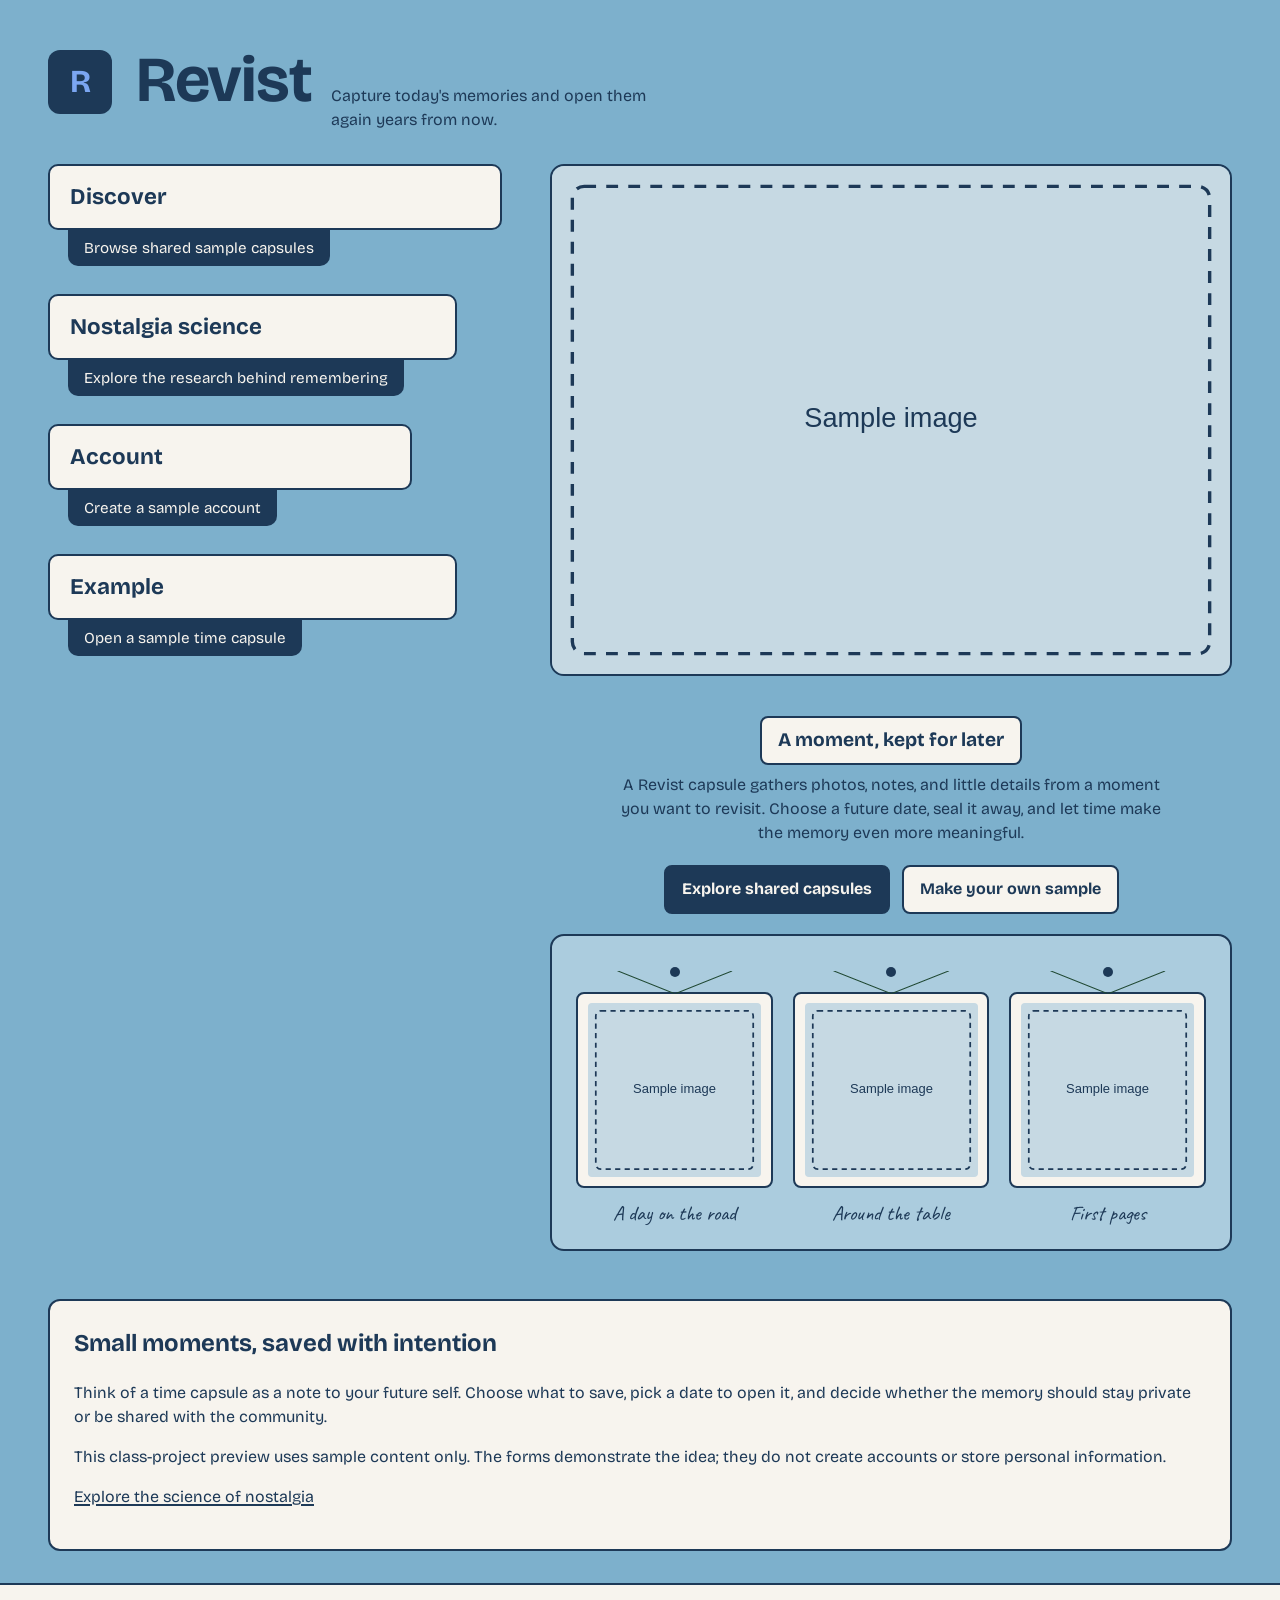
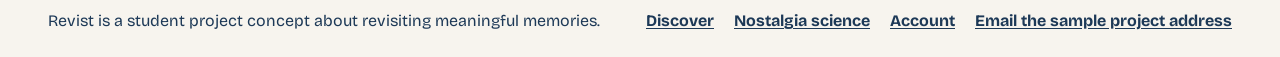
<file: index.html>
<!DOCTYPE html>
<html lang="en">
<head>
  <meta charset="utf-8">
  <meta name="viewport" content="width=device-width, initial-scale=1">
  <meta name="description" content="Revist is a concept for saving meaningful moments in time capsules and opening them again in the future.">
  <meta name="theme-color" content="#7db0cc">
  <title>Revist | Save a moment for later</title>
  <link rel="preconnect" href="https://fonts.googleapis.com">
  <link rel="preconnect" href="https://fonts.gstatic.com" crossorigin>
  <link href="https://fonts.googleapis.com/css2?family=Bricolage+Grotesque:opsz,wght@12..96,400;12..96,700&amp;family=Caveat:wght@500&amp;display=swap" rel="stylesheet">
  <link rel="stylesheet" href="style.css">
</head>
<body>
  <a class="skip-link" href="#main-content">Skip to main content</a>
  <header class="site-header">
    <div class="logo" aria-hidden="true">R</div>
    <div class="brand">
      <h1>Revist</h1>
      <p class="tagline">Capture today's memories and open them again years from now.</p>
    </div>
  </header>

  <main id="main-content">
    <nav class="menu" aria-label="Explore Revist">
      <a href="discover.html">
        <span class="menu-title">Discover</span>
        <span class="menu-desc">Browse shared sample capsules</span>
      </a>
      <a href="nostalgia.html">
        <span class="menu-title">Nostalgia science</span>
        <span class="menu-desc">Explore the research behind remembering</span>
      </a>
      <a href="account.html">
        <span class="menu-title">Account</span>
        <span class="menu-desc">Create a sample account</span>
      </a>
      <a href="example.html">
        <span class="menu-title">Example</span>
        <span class="menu-desc">Open a sample time capsule</span>
      </a>
    </nav>

    <section class="showcase" aria-label="A preview of Revist">
      <figure class="hero">
        <img src="hero.svg" alt="Blank sample image placeholder for a saved memory" width="800" height="600">
      </figure>

      <section class="featured" aria-labelledby="featured-title">
        <h2 id="featured-title">A moment, kept for later</h2>
        <p class="section-intro">A Revist capsule gathers photos, notes, and little details from a moment you want to revisit. Choose a future date, seal it away, and let time make the memory even more meaningful.</p>
        <p class="home-actions">
          <a class="action-link" href="discover.html">Explore shared capsules</a>
          <a class="action-link action-link-light" href="account.html">Make your own sample</a>
        </p>
        <div class="shelf" aria-label="Sample image placeholders">
          <figure class="capsule">
            <span class="frame"><img src="capsule1.svg" alt="Blank sample image placeholder" width="400" height="400"></span>
            <figcaption class="meta">A day on the road</figcaption>
          </figure>
          <figure class="capsule">
            <span class="frame"><img src="capsule2.svg" alt="Blank sample image placeholder" width="400" height="400"></span>
            <figcaption class="meta">Around the table</figcaption>
          </figure>
          <figure class="capsule">
            <span class="frame"><img src="capsule3.svg" alt="Blank sample image placeholder" width="400" height="400"></span>
            <figcaption class="meta">First pages</figcaption>
          </figure>
        </div>
      </section>
    </section>

    <section class="info-card" id="how-it-works">
      <h2>Small moments, saved with intention</h2>
      <p>Think of a time capsule as a note to your future self. Choose what to save, pick a date to open it, and decide whether the memory should stay private or be shared with the community.</p>
      <p>This class-project preview uses sample content only. The forms demonstrate the idea; they do not create accounts or store personal information.</p>
      <p><a href="nostalgia.html">Explore the science of nostalgia</a></p>
    </section>
  </main>

  <footer class="site-footer">
    <p>Revist is a student project concept about revisiting meaningful memories.</p>
    <nav aria-label="Footer">
      <a href="discover.html">Discover</a>
      <a href="nostalgia.html">Nostalgia science</a>
      <a href="account.html">Account</a>
      <a href="https://mail.google.com/mail/?view=cm&amp;fs=1&amp;to=hello%40revist.example">Email the sample project address</a>
    </nav>
  </footer>
</body>
</html>
</file>
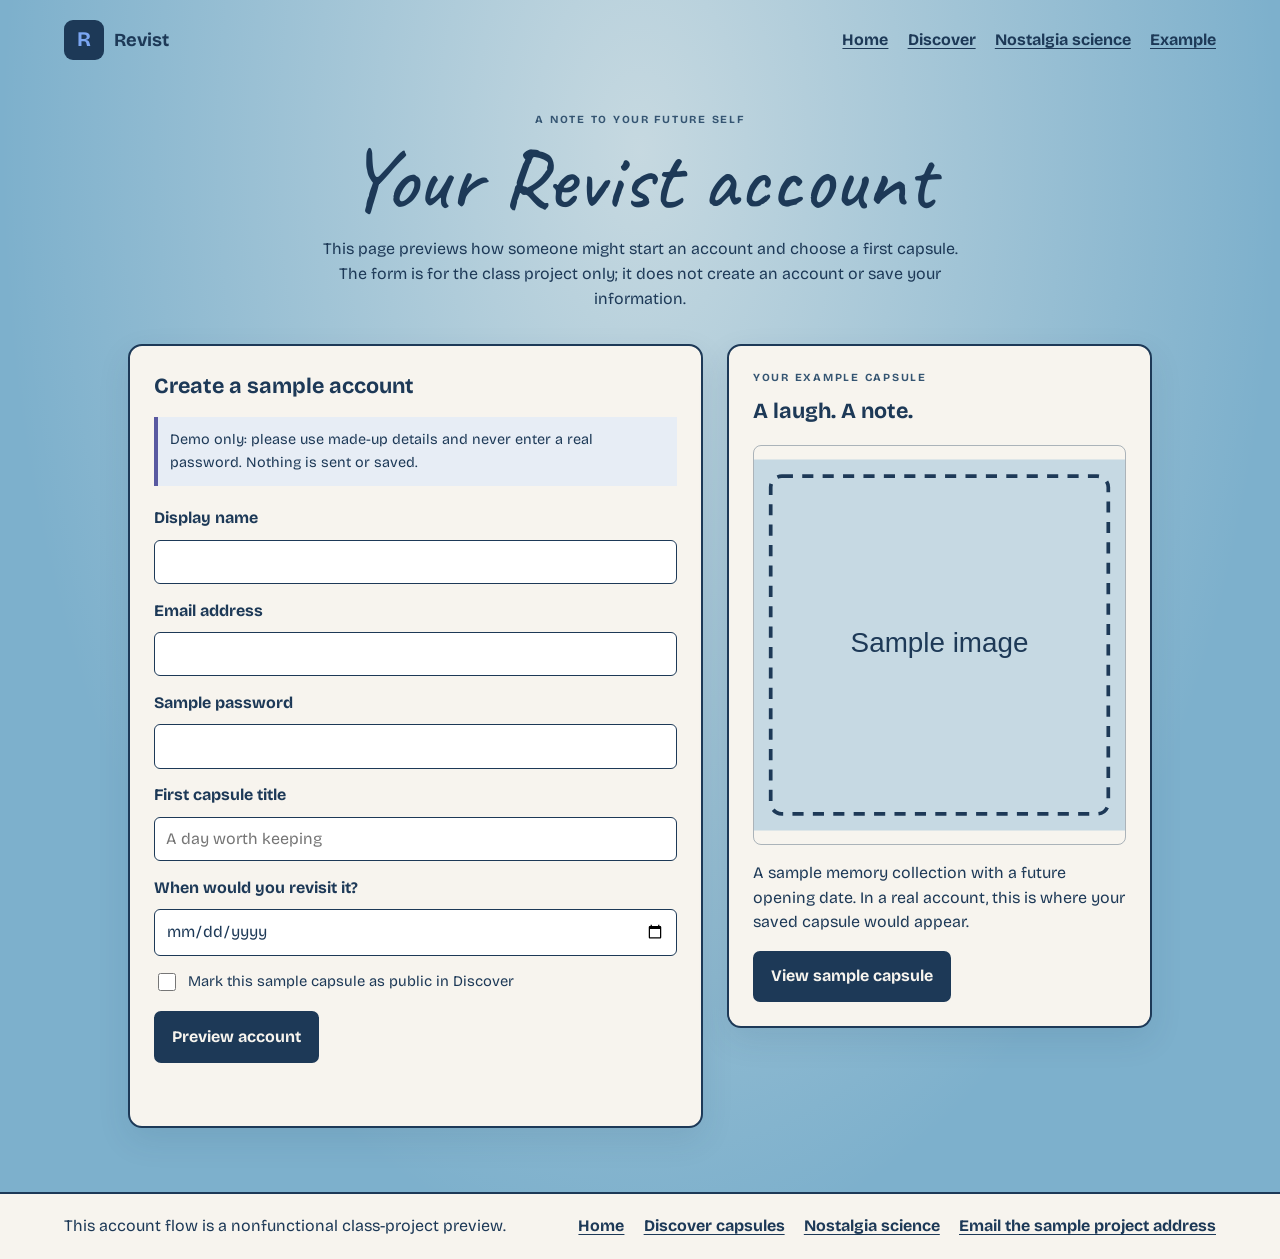
<file: account.html>
<!DOCTYPE html>
<html lang="en">
<head>
  <meta charset="utf-8">
  <meta name="viewport" content="width=device-width, initial-scale=1">
  <meta name="description" content="Preview the Revist account sign-up form and see an example of a personal time capsule. This class-project form does not save data.">
  <meta name="theme-color" content="#7db0cc">
  <title>Account Preview | Revist</title>
  <link rel="preconnect" href="https://fonts.googleapis.com">
  <link rel="preconnect" href="https://fonts.gstatic.com" crossorigin>
  <link href="https://fonts.googleapis.com/css2?family=Bricolage+Grotesque:opsz,wght@12..96,400;12..96,700&amp;family=Caveat:wght@500&amp;display=swap" rel="stylesheet">
  <link rel="stylesheet" href="content.css">
  <script src="account.js" defer></script>
</head>
<body>
  <a class="skip-link" href="#main-content">Skip to main content</a>
  <header class="page-header">
    <a class="brand" href="index.html"><span class="brand-mark" aria-hidden="true">R</span> Revist</a>
    <nav aria-label="Main navigation">
      <a href="index.html">Home</a>
      <a href="discover.html">Discover</a>
      <a href="nostalgia.html">Nostalgia science</a>
      <a href="example.html">Example</a>
    </nav>
  </header>

  <main class="content-main account-main" id="main-content">
    <section class="page-intro">
      <p class="eyebrow">A note to your future self</p>
      <h1>Your Revist account</h1>
      <p>This page previews how someone might start an account and choose a first capsule. The form is for the class project only; it does not create an account or save your information.</p>
    </section>

    <div class="account-layout">
      <section class="content-panel" aria-labelledby="signup-title">
        <h2 id="signup-title">Create a sample account</h2>
        <p class="form-warning">Demo only: please use made-up details and never enter a real password. Nothing is sent or saved.</p>
        <form id="account-form" action="#" method="post">
          <label for="display-name">Display name</label>
          <input id="display-name" name="display-name" type="text" autocomplete="nickname" required>

          <label for="email">Email address</label>
          <input id="email" name="email" type="email" autocomplete="email" required>

          <label for="password">Sample password</label>
          <input id="password" name="password" type="password" autocomplete="new-password" minlength="8" required>

          <label for="capsule-title">First capsule title</label>
          <input id="capsule-title" name="capsule-title" type="text" placeholder="A day worth keeping" required>

          <label for="open-date">When would you revisit it?</label>
          <input id="open-date" name="open-date" type="date" required>

          <label class="checkbox-label" for="share-capsule">
            <input id="share-capsule" name="share-capsule" type="checkbox">
            Mark this sample capsule as public in Discover
          </label>

          <button class="primary-button" type="submit">Preview account</button>
          <p class="form-message" id="form-message" role="status" aria-live="polite"></p>
        </form>
      </section>

      <section class="content-panel preview-panel" aria-labelledby="preview-title">
        <p class="eyebrow">Your example capsule</p>
        <h2 id="preview-title">A laugh. A note.</h2>
        <img src="capsule1.svg" alt="Blank sample image placeholder for a personal capsule" width="400" height="400">
        <p>A sample memory collection with a future opening date. In a real account, this is where your saved capsule would appear.</p>
        <a class="primary-button button-link" href="example.html">View sample capsule</a>
      </section>
    </div>
  </main>

  <footer class="page-footer">
    <p>This account flow is a nonfunctional class-project preview.</p>
    <nav aria-label="Footer navigation">
      <a href="index.html">Home</a>
      <a href="discover.html">Discover capsules</a>
      <a href="nostalgia.html">Nostalgia science</a>
      <a href="https://mail.google.com/mail/?view=cm&amp;fs=1&amp;to=hello%40revist.example">Email the sample project address</a>
    </nav>
  </footer>
</body>
</html>
</file>
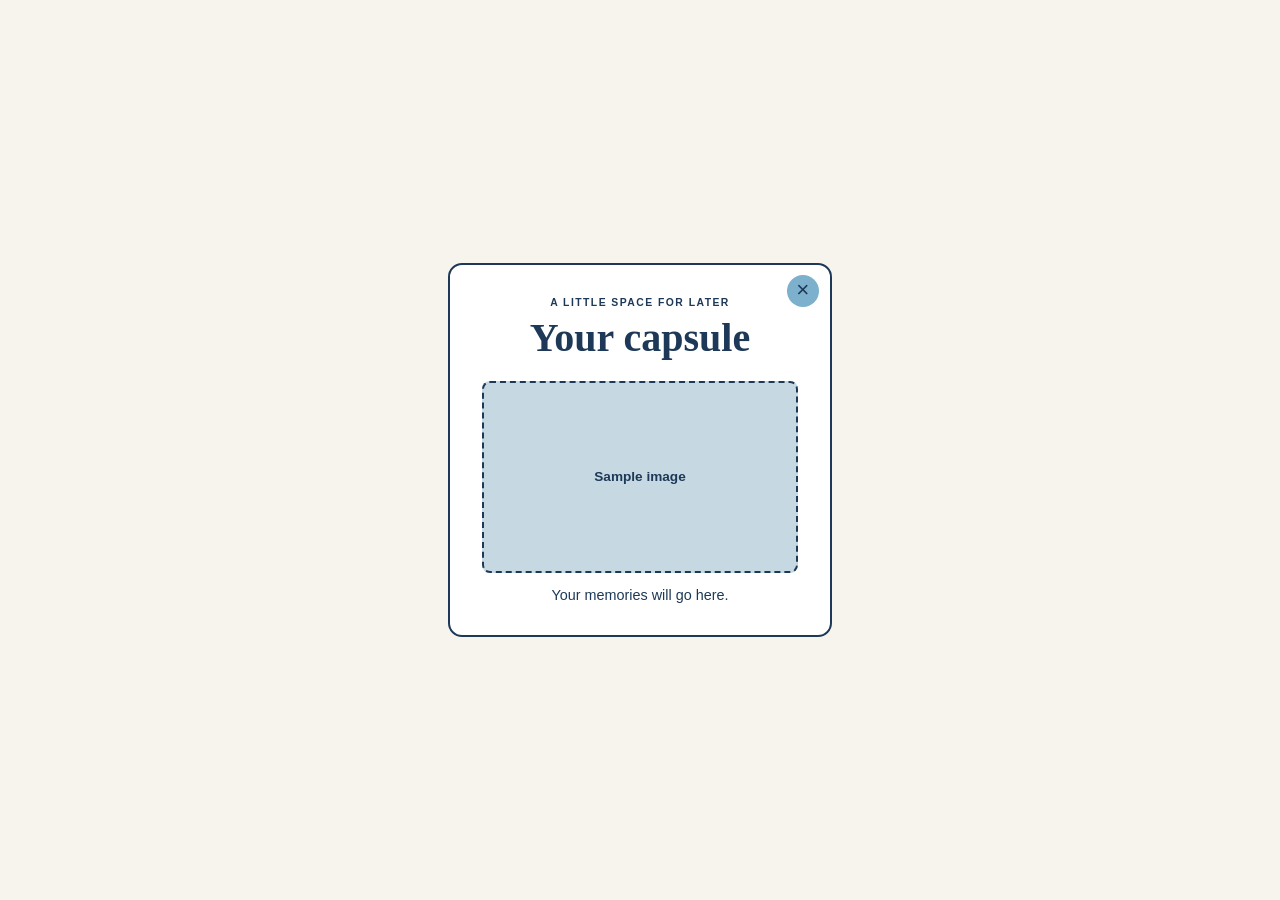
<file: blank-capsule.html>
<!DOCTYPE html>
<html lang="en">
<head>
  <meta charset="utf-8">
  <meta name="viewport" content="width=device-width, initial-scale=1">
  <meta name="theme-color" content="#f7f4ee">
  <title>Your Revist Capsule</title>
  <link rel="stylesheet" href="blank-capsule.css">
</head>
<body>
  <main>
    <button class="close-button" type="button" aria-label="Close this window" onclick="window.close()">×</button>
    <p class="eyebrow">A little space for later</p>
    <h1>Your capsule</h1>
    <div class="blank-frame" role="img" aria-label="Blank sample image area">Sample image</div>
    <p>Your memories will go here.</p>
  </main>
</body>
</html>
</file>
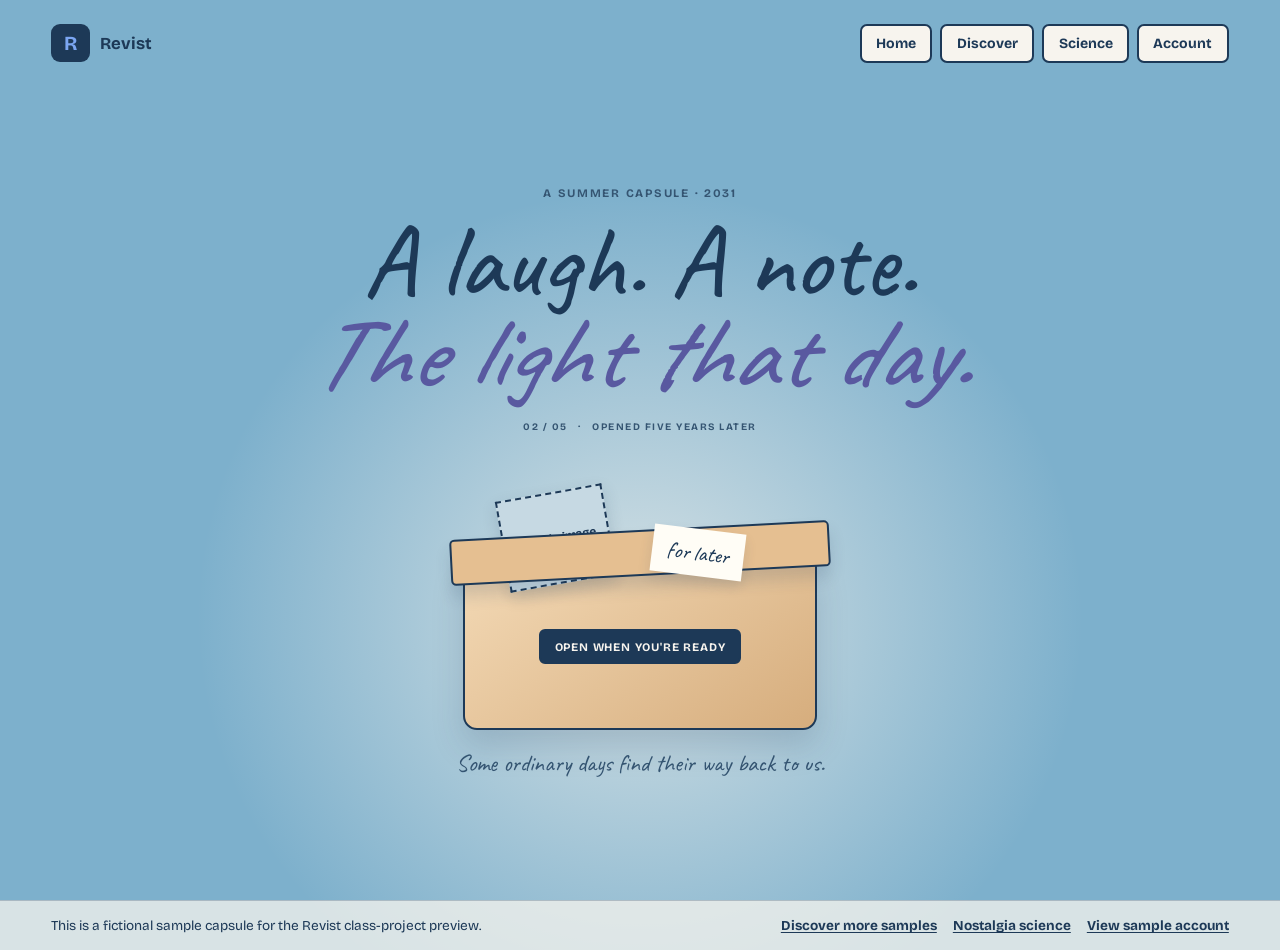
<file: example.html>
<!DOCTYPE html>
<html lang="en">
<head>
  <meta charset="utf-8">
  <meta name="viewport" content="width=device-width, initial-scale=1">
  <meta name="description" content="A sample Revist capsule: a laugh, a note, and the light that day.">
  <title>A laugh. A note. | Revist</title>
  <link rel="preconnect" href="https://fonts.googleapis.com">
  <link rel="preconnect" href="https://fonts.gstatic.com" crossorigin>
  <link href="https://fonts.googleapis.com/css2?family=Bricolage+Grotesque:opsz,wght@12..96,400;12..96,700&amp;family=Caveat:wght@500&amp;display=swap" rel="stylesheet">
  <link rel="stylesheet" href="example.css">
</head>
<body>
  <a class="skip-link" href="#example">Skip to the example</a>
  <header class="example-header">
    <a class="brand" href="index.html"><span class="brand-mark">R</span> Revist</a>
    <nav aria-label="Main navigation">
      <a class="back-link" href="index.html">Home</a>
      <a class="back-link" href="discover.html">Discover</a>
      <a class="back-link" href="nostalgia.html">Science</a>
      <a class="back-link" href="account.html">Account</a>
    </nav>
  </header>

  <main class="example-scene" id="example">
    <div class="scene-copy">
      <p class="eyebrow" id="capsule-meta">A summer capsule · 2031</p>
      <h1><span id="capsule-title">A laugh. A note.</span><br><em id="capsule-subtitle">The light that day.</em></h1>
      <p class="scene-caption" id="capsule-date">02 / 05 &nbsp; · &nbsp; OPENED FIVE YEARS LATER</p>
    </div>

    <div class="keepsake-box">
      <div class="sample-photo" role="img" aria-label="Blank sample image placeholder">Sample image</div>
      <div class="note">for later</div>
      <div class="box-lid"></div>
      <div class="box-body"><button class="open-capsule" type="button">Open when you're ready</button></div>
    </div>

    <p class="memory-caption" id="capsule-caption">Some ordinary days find their way back to us.</p>
  </main>
  <dialog class="capsule-dialog" aria-labelledby="your-capsule-title">
    <button class="close-capsule" type="button" aria-label="Close capsule">×</button>
    <p class="dialog-eyebrow">A little space for later</p>
    <h2 id="your-capsule-title">Your capsule</h2>
    <div class="slideshow" role="group" aria-label="Sample capsule images">
      <div class="slide-track">
        <figure class="capsule-slide">
          <img src="capsule1.svg" alt="Blank sample image placeholder, image one">
          <figcaption>A moment from the start</figcaption>
        </figure>
        <figure class="capsule-slide">
          <img src="capsule2.svg" alt="Blank sample image placeholder, image two">
          <figcaption>A note to keep</figcaption>
        </figure>
        <figure class="capsule-slide">
          <img src="capsule3.svg" alt="Blank sample image placeholder, image three">
          <figcaption>Something to remember</figcaption>
        </figure>
      </div>
    </div>
    <div class="slideshow-controls" role="group" aria-label="Slideshow controls">
      <button class="previous-slide" type="button" aria-label="Previous image">↑</button>
      <button class="toggle-slideshow" type="button">Pause slideshow</button>
      <button class="next-slide" type="button" aria-label="Next image">↓</button>
    </div>
    <p class="slide-status" id="slide-status">Image 1 of 3</p>
    <p class="dialog-caption">Your memories will go here.</p>
    <audio class="capsule-music" controls loop preload="metadata">
      <source src="ambient-memory.wav" type="audio/wav">
      Your browser does not support audio playback.
    </audio>
    <p class="music-status" id="music-status" role="status">Original ambient music is ready to play.</p>
    <p class="music-credit">Original ambient loop generated for this project.</p>
  </dialog>
  <footer class="example-footer">
    <p>This is a fictional sample capsule for the Revist class-project preview.</p>
    <nav aria-label="Footer navigation">
      <a href="discover.html">Discover more samples</a>
      <a href="nostalgia.html">Nostalgia science</a>
      <a href="account.html">View sample account</a>
    </nav>
  </footer>
  <script src="example.js"></script>
</body>
</html>
</file>
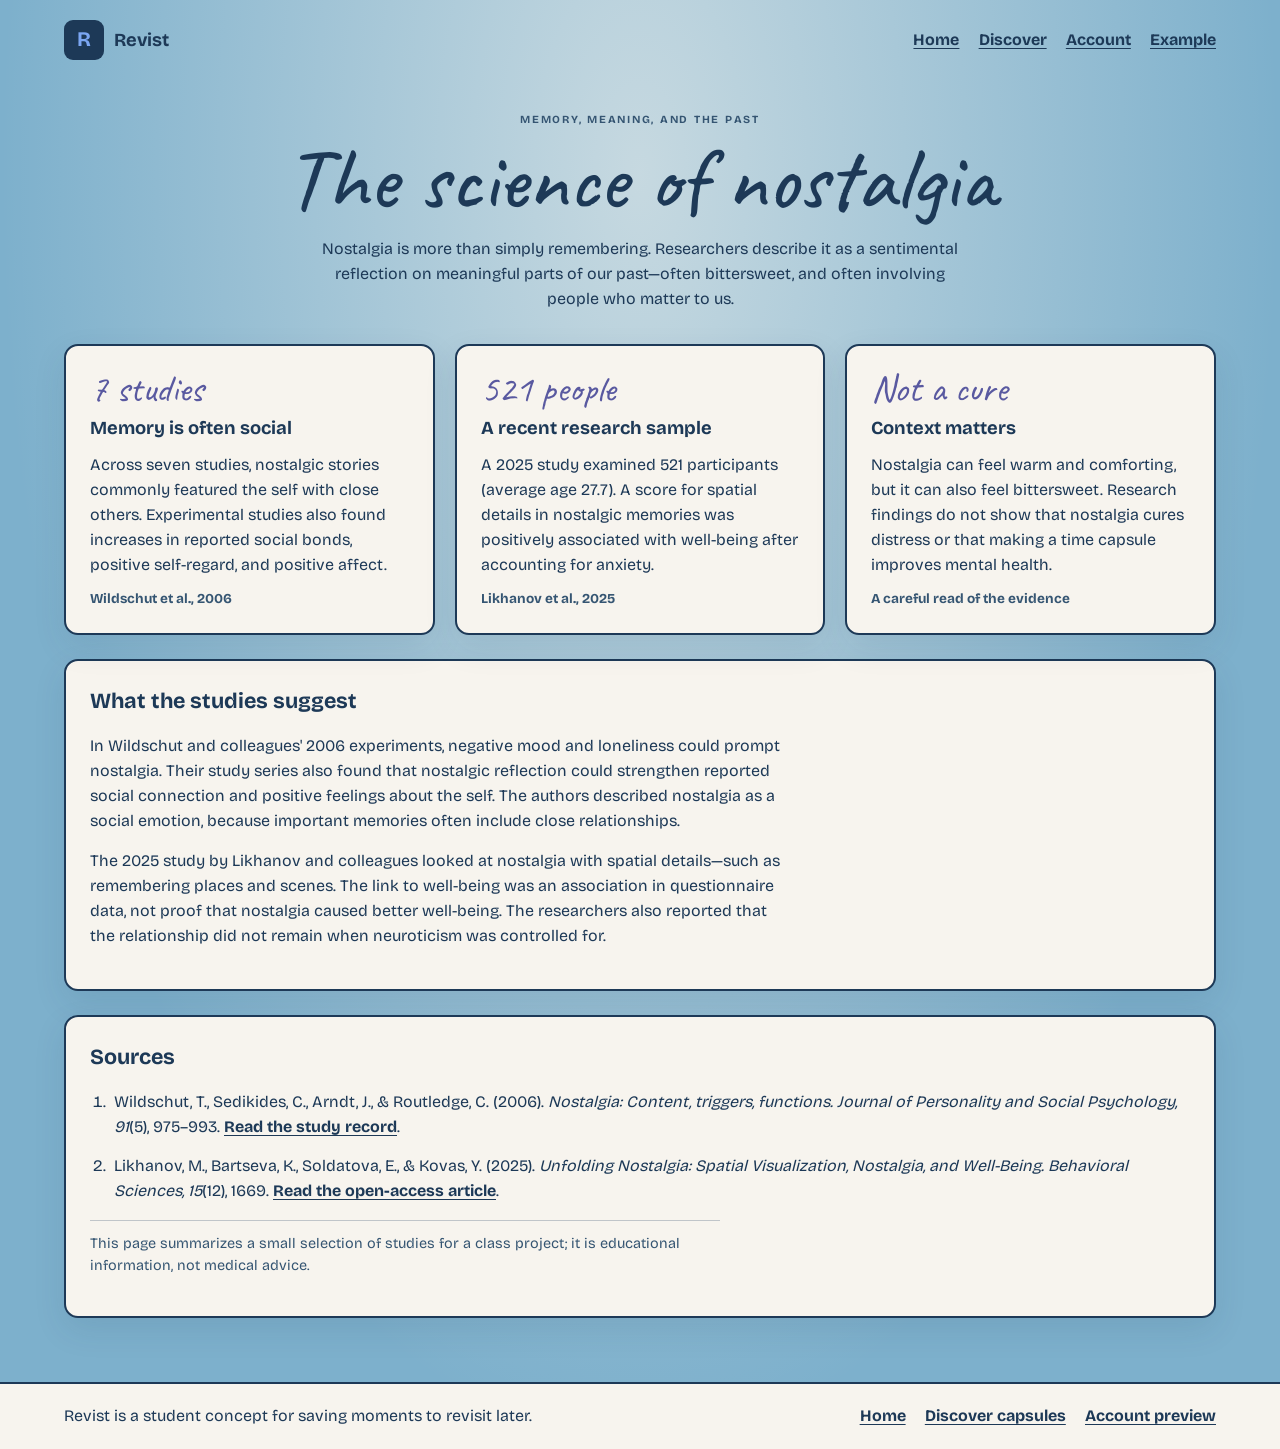
<file: nostalgia.html>
<!DOCTYPE html>
<html lang="en">
<head>
  <meta charset="utf-8">
  <meta name="viewport" content="width=device-width, initial-scale=1">
  <meta name="description" content="A short, sourced introduction to research on nostalgia, memory, social connection, and well-being.">
  <meta name="theme-color" content="#7db0cc">
  <title>The Science of Nostalgia | Revist</title>
  <link rel="preconnect" href="https://fonts.googleapis.com">
  <link rel="preconnect" href="https://fonts.gstatic.com" crossorigin>
  <link href="https://fonts.googleapis.com/css2?family=Bricolage+Grotesque:opsz,wght@12..96,400;12..96,700&amp;family=Caveat:wght@500&amp;display=swap" rel="stylesheet">
  <link rel="stylesheet" href="content.css">
</head>
<body>
  <a class="skip-link" href="#main-content">Skip to main content</a>
  <header class="page-header">
    <a class="brand" href="index.html"><span class="brand-mark" aria-hidden="true">R</span> Revist</a>
    <nav aria-label="Main navigation">
      <a href="index.html">Home</a>
      <a href="discover.html">Discover</a>
      <a href="account.html">Account</a>
      <a href="example.html">Example</a>
    </nav>
  </header>

  <main class="content-main nostalgia-main" id="main-content">
    <section class="page-intro">
      <p class="eyebrow">Memory, meaning, and the past</p>
      <h1>The science of nostalgia</h1>
      <p>Nostalgia is more than simply remembering. Researchers describe it as a sentimental reflection on meaningful parts of our past—often bittersweet, and often involving people who matter to us.</p>
    </section>

    <section class="fact-grid" aria-label="Research highlights">
      <article class="fact-card">
        <p class="fact-number">7 studies</p>
        <h2>Memory is often social</h2>
        <p>Across seven studies, nostalgic stories commonly featured the self with close others. Experimental studies also found increases in reported social bonds, positive self-regard, and positive affect.</p>
        <p class="citation">Wildschut et al., 2006</p>
      </article>
      <article class="fact-card">
        <p class="fact-number">521 people</p>
        <h2>A recent research sample</h2>
        <p>A 2025 study examined 521 participants (average age 27.7). A score for spatial details in nostalgic memories was positively associated with well-being after accounting for anxiety.</p>
        <p class="citation">Likhanov et al., 2025</p>
      </article>
      <article class="fact-card">
        <p class="fact-number">Not a cure</p>
        <h2>Context matters</h2>
        <p>Nostalgia can feel warm and comforting, but it can also feel bittersweet. Research findings do not show that nostalgia cures distress or that making a time capsule improves mental health.</p>
        <p class="citation">A careful read of the evidence</p>
      </article>
    </section>

    <section class="content-panel">
      <h2>What the studies suggest</h2>
      <p>In Wildschut and colleagues' 2006 experiments, negative mood and loneliness could prompt nostalgia. Their study series also found that nostalgic reflection could strengthen reported social connection and positive feelings about the self. The authors described nostalgia as a social emotion, because important memories often include close relationships.</p>
      <p>The 2025 study by Likhanov and colleagues looked at nostalgia with spatial details—such as remembering places and scenes. The link to well-being was an association in questionnaire data, not proof that nostalgia caused better well-being. The researchers also reported that the relationship did not remain when neuroticism was controlled for.</p>
    </section>

    <section class="content-panel sources" aria-labelledby="sources-title">
      <h2 id="sources-title">Sources</h2>
      <ol>
        <li>
          Wildschut, T., Sedikides, C., Arndt, J., &amp; Routledge, C. (2006).
          <cite>Nostalgia: Content, triggers, functions.</cite>
          <em>Journal of Personality and Social Psychology, 91</em>(5), 975–993.
          <a class="text-link" href="https://doi.org/10.1037/0022-3514.91.5.975" target="_blank" rel="noopener noreferrer">Read the study record</a>.
        </li>
        <li>
          Likhanov, M., Bartseva, K., Soldatova, E., &amp; Kovas, Y. (2025).
          <cite>Unfolding Nostalgia: Spatial Visualization, Nostalgia, and Well-Being.</cite>
          <em>Behavioral Sciences, 15</em>(12), 1669.
          <a class="text-link" href="https://europepmc.org/articles/PMC12729733" target="_blank" rel="noopener noreferrer">Read the open-access article</a>.
        </li>
      </ol>
      <p class="research-note">This page summarizes a small selection of studies for a class project; it is educational information, not medical advice.</p>
    </section>
  </main>

  <footer class="page-footer">
    <p>Revist is a student concept for saving moments to revisit later.</p>
    <nav aria-label="Footer navigation">
      <a href="index.html">Home</a>
      <a href="discover.html">Discover capsules</a>
      <a href="account.html">Account preview</a>
    </nav>
  </footer>
</body>
</html>
</file>
<file: style.css>
/* Revist - style.css */
:root {
  --wall: #7db0cc;
  --ink: #1d3957;
  --paper: #f7f4ee;
  --gold: #7ba6f2;
  --string: #1a432c;
  --indigo: #5959a0;
}

* {
  box-sizing: border-box;
}

body {
  margin: 0;
  font-family: "Bricolage Grotesque", Arial, sans-serif;
  line-height: 1.5;
  color: var(--ink);
  background-color: var(--wall);
}

img {
  max-width: 100%;
}

.skip-link {
  position: absolute;
  top: -4rem;
  left: 1rem;
  z-index: 3;
  padding: 0.6rem 1rem;
  background-color: var(--paper);
  border: 2px solid var(--ink);
  border-radius: 6px;
}

.skip-link:focus {
  top: 1rem;
}

a {
  color: inherit;
  text-decoration: none;
}

a:focus-visible {
  outline: 3px solid var(--gold);
  outline-offset: 3px;
}

header {
  display: flex;
  align-items: center;
  gap: 1.5rem;
  padding: 2rem 3rem 0;
}

.brand {
  display: flex;
  align-items: baseline;
  flex-wrap: wrap;
  gap: 0.35rem 1.25rem;
}

.logo {
  display: grid;
  width: 64px;
  height: 64px;
  place-items: center;
  border-radius: 12px;
  color: var(--gold);
  background-color: var(--ink);
  font-size: 2rem;
  font-weight: 700;
}

h1 {
  margin: 0;
  font-size: clamp(2.5rem, 5vw, 4rem);
  letter-spacing: -0.02em;
}

.tagline {
  max-width: 32ch;
  margin: 0;
}

main {
  display: grid;
  grid-template-columns: minmax(14rem, 0.8fr) minmax(0, 1.2fr);
  gap: 3rem;
  padding: 2rem 3rem;
}

.menu {
  display: flex;
  flex-direction: column;
  gap: 1.75rem;
}

.menu a {
  display: block;
}

.menu a:nth-child(1) { width: 100%; }
.menu a:nth-child(2) { width: 90%; }
.menu a:nth-child(3) { width: 80%; }
.menu a:nth-child(4) { width: 90%; }

.menu-title {
  display: block;
  padding: 0.9rem 1.25rem;
  border: 2px solid var(--ink);
  border-radius: 10px;
  background-color: var(--paper);
  font-size: 1.4rem;
  font-weight: 700;
}

.menu-desc {
  display: inline-block;
  max-width: calc(100% - 1.25rem);
  margin-left: 1.25rem;
  padding: 0.4rem 1rem;
  border-radius: 0 0 10px 10px;
  color: var(--paper);
  background-color: var(--ink);
  font-size: 0.95rem;
}

.menu a:hover .menu-title {
  color: var(--paper);
  background-color: var(--indigo);
}

.menu a:focus-visible .menu-title {
  outline: 3px solid var(--gold);
  outline-offset: 3px;
}

.hero {
  margin: 0;
}

.hero img {
  display: block;
  width: 100%;
  height: auto;
  border: 2px solid var(--ink);
  border-radius: 14px;
}

.featured {
  margin-top: 2.5rem;
  scroll-margin-top: 1.5rem;
  text-align: center;
}

.featured h2 {
  width: fit-content;
  margin: 0 auto 0.5rem;
  padding: 0.5rem 1rem;
  border: 2px solid var(--ink);
  border-radius: 8px;
  background-color: var(--paper);
  font-size: 1.2rem;
}

.section-intro {
  max-width: 55ch;
  margin: 0 auto;
}

.home-actions {
  display: flex;
  flex-wrap: wrap;
  justify-content: center;
  gap: 0.75rem;
  margin: 1.25rem 0 0;
}

.action-link {
  display: inline-block;
  padding: 0.65rem 1rem;
  border: 2px solid var(--ink);
  border-radius: 8px;
  color: var(--paper);
  background: var(--ink);
  font-weight: 700;
}

.action-link:hover {
  color: var(--ink);
  background: var(--gold);
}

.action-link-light {
  color: var(--ink);
  background: var(--paper);
}

.shelf {
  display: grid;
  grid-template-columns: repeat(3, 1fr);
  gap: 1.25rem;
  margin-top: 1.25rem;
  padding: 2rem 1.5rem 1.25rem;
  border: 2px solid var(--ink);
  border-radius: 14px;
  background-color: rgba(255, 255, 255, 0.35);
}

.capsule {
  margin: 0;
  text-align: center;
}

.frame {
  position: relative;
  display: block;
  margin-top: 1.5rem;
  padding: 0.6rem;
  border: 2px solid var(--ink);
  border-radius: 8px;
  background-color: var(--paper);
}

.frame::before {
  position: absolute;
  top: -1.4rem;
  left: 50%;
  width: 60%;
  height: 1.4rem;
  transform: translateX(-50%);
  background:
    linear-gradient(to top right, transparent calc(50% - 1px), var(--string) 50%, transparent calc(50% + 1px)) left / 50% 100% no-repeat,
    linear-gradient(to top left, transparent calc(50% - 1px), var(--string) 50%, transparent calc(50% + 1px)) right / 50% 100% no-repeat;
  content: "";
}

.frame::after {
  position: absolute;
  top: -1.7rem;
  left: 50%;
  width: 10px;
  height: 10px;
  transform: translateX(-50%);
  border-radius: 50%;
  background-color: var(--ink);
  content: "";
}

.frame img {
  display: block;
  width: 100%;
  height: auto;
  border-radius: 4px;
}

.meta {
  display: flex;
  flex-direction: column;
  justify-content: center;
  gap: 0.1rem;
  margin: 0.6rem 0 0;
  font-family: "Caveat", cursive;
  font-size: 1.3rem;
}

.page-sections {
  display: grid;
  grid-column: 1 / -1;
  grid-template-columns: minmax(0, 1fr);
  gap: 1.5rem;
  scroll-margin-top: 1.5rem;
}

.info-card {
  grid-column: 1 / -1;
  min-width: 0;
  padding: 1.5rem;
  border: 2px solid var(--ink);
  border-radius: 12px;
  background-color: var(--paper);
  scroll-margin-top: 1.5rem;
}

.info-card h2 {
  margin-top: 0;
  font-size: 1.5rem;
}

.info-card a {
  text-decoration: underline;
  text-decoration-thickness: 2px;
  text-underline-offset: 0.15em;
}

.site-footer {
  display: flex;
  flex-wrap: wrap;
  align-items: center;
  justify-content: space-between;
  gap: 1rem 2rem;
  padding: 1.5rem 3rem;
  border-top: 2px solid var(--ink);
  background-color: var(--paper);
}

.site-footer p {
  margin: 0;
}

.site-footer nav {
  display: flex;
  flex-wrap: wrap;
  gap: 0.6rem 1.25rem;
}

.site-footer a {
  font-weight: 700;
  text-decoration: underline;
  text-underline-offset: 0.15em;
}

.site-footer a:hover {
  color: var(--indigo);
}
@media (prefers-reduced-motion: reduce) {
  *,
  *::before,
  *::after {
    scroll-behavior: auto !important;
    transition-duration: 0.01ms !important;
  }
}

@media (max-width: 860px) {
  header,
  main {
    padding-right: 1.25rem;
    padding-left: 1.25rem;
  }

  main {
    grid-template-columns: minmax(0, 1fr);
    gap: 1.5rem;
  }

  .showcase {
    min-width: 0;
  }

  .menu a:nth-child(n) {
    width: 100%;
  }

  .site-footer {
    padding-right: 1.25rem;
    padding-left: 1.25rem;
  }
}

@media (max-width: 520px) {
  header {
    align-items: flex-start;
    gap: 0.8rem;
    padding-top: 1.25rem;
  }

  .logo {
    width: 48px;
    height: 48px;
    flex: 0 0 48px;
    font-size: 1.5rem;
  }

  .brand {
    display: block;
  }

  h1 {
    font-size: 2.5rem;
  }

  main {
    padding-top: 1.25rem;
    padding-bottom: 1.25rem;
  }

  .shelf {
    grid-template-columns: 1fr;
    gap: 1rem;
    padding: 1.5rem;
  }

  .capsule {
    max-width: 18rem;
    margin: 0 auto;
  }

  .frame {
    margin-top: 0.5rem;
  }

  .info-card {
    padding: 1rem;
  }

  .site-footer nav {
    gap: 0.75rem 1rem;
  }
}
</file>
<file: content.css>
:root {
  --wall: #7db0cc;
  --ink: #1d3957;
  --paper: #f7f4ee;
  --gold: #7ba6f2;
  --indigo: #5959a0;
  --serif: "Caveat", cursive;
}

* {
  box-sizing: border-box;
}

body {
  min-height: 100vh;
  margin: 0;
  color: var(--ink);
  background:
    radial-gradient(ellipse at 50% 12%, rgba(247, 244, 238, 0.6), transparent 40rem),
    var(--wall);
  font-family: "Bricolage Grotesque", Arial, sans-serif;
  line-height: 1.55;
}

a {
  color: inherit;
}

a:focus-visible,
button:focus-visible,
input:focus-visible {
  outline: 3px solid var(--indigo);
  outline-offset: 3px;
}

img,
video {
  display: block;
  max-width: 100%;
}

.skip-link {
  position: absolute;
  top: -4rem;
  left: 1rem;
  z-index: 5;
  padding: 0.6rem 1rem;
  border: 2px solid var(--ink);
  border-radius: 6px;
  background: var(--paper);
}

.skip-link:focus {
  top: 1rem;
}

.page-header {
  display: flex;
  align-items: center;
  justify-content: space-between;
  gap: 1.5rem;
  padding: 1.25rem 5vw;
}

.brand {
  display: inline-flex;
  flex: 0 0 auto;
  align-items: center;
  gap: 0.65rem;
  color: var(--ink);
  font-size: 1.15rem;
  font-weight: 700;
  text-decoration: none;
}

.brand-mark {
  display: grid;
  width: 2.5rem;
  height: 2.5rem;
  place-items: center;
  border-radius: 9px;
  color: var(--gold);
  background: var(--ink);
  font-size: 1.3rem;
}

.page-header nav,
.page-footer nav {
  display: flex;
  flex-wrap: wrap;
  align-items: center;
  gap: 0.65rem 1.2rem;
}

.page-header nav a,
.page-footer nav a {
  font-weight: 700;
  text-decoration-thickness: 1px;
  text-underline-offset: 0.2em;
}

.page-header nav a:hover,
.page-footer nav a:hover,
.text-link:hover {
  color: var(--indigo);
}

.content-main {
  width: min(100% - 2.5rem, 72rem);
  margin: 2rem auto 4rem;
}

.page-intro {
  max-width: 48rem;
  margin: 0 auto 2rem;
  text-align: center;
}

.eyebrow {
  margin: 0 0 0.55rem;
  color: #355572;
  font-size: 0.68rem;
  font-weight: 700;
  letter-spacing: 0.16em;
  text-transform: uppercase;
}

.page-intro h1 {
  margin: 0;
  font-family: var(--serif);
  font-size: clamp(3.2rem, 7vw, 5.5rem);
  font-weight: 500;
  line-height: 0.95;
}

.page-intro > p:last-child {
  max-width: 64ch;
  margin: 1rem auto 0;
}

.capsule-grid {
  display: grid;
  grid-template-columns: repeat(3, minmax(0, 1fr));
  gap: 1.25rem;
}

.capsule-card,
.content-panel {
  min-width: 0;
  padding: clamp(1rem, 3vw, 1.5rem);
  border: 2px solid var(--ink);
  border-radius: 14px;
  background: var(--paper);
  box-shadow: 0 0.75rem 2rem rgba(29, 57, 87, 0.1);
}

.capsule-card img,
.preview-panel img {
  width: 100%;
  border: 1px solid rgba(29, 57, 87, 0.35);
  border-radius: 8px;
}

.capsule-card .eyebrow {
  margin-top: 1rem;
  margin-bottom: 0.3rem;
}

.capsule-card h2,
.content-panel h2 {
  margin: 0;
  font-size: 1.35rem;
}

.capsule-card p:not(.eyebrow) {
  min-height: 4.5em;
  margin: 0.55rem 0 0.9rem;
}

.text-link {
  font-weight: 700;
  text-decoration-thickness: 1px;
  text-underline-offset: 0.18em;
}

.content-panel {
  margin-top: 1.5rem;
}

.content-panel > p {
  max-width: 70ch;
}

.fact-grid {
  display: grid;
  grid-template-columns: repeat(3, minmax(0, 1fr));
  gap: 1.25rem;
}

.fact-card {
  padding: clamp(1rem, 3vw, 1.5rem);
  border: 2px solid var(--ink);
  border-radius: 14px;
  background: var(--paper);
  box-shadow: 0 0.75rem 2rem rgba(29, 57, 87, 0.1);
}

.fact-number {
  margin: 0 0 0.4rem;
  color: var(--indigo);
  font-family: var(--serif);
  font-size: 2.4rem;
  line-height: 1;
}

.fact-card h2 {
  margin: 0;
  font-size: 1.15rem;
}

.fact-card p:not(.fact-number) {
  margin: 0.65rem 0 0;
}

.fact-card .citation {
  color: #355572;
  font-size: 0.85rem;
  font-weight: 700;
}

.sources ol {
  display: grid;
  gap: 0.9rem;
  padding-left: 1.25rem;
}

.sources li {
  padding-left: 0.25rem;
}

.sources cite {
  font-style: italic;
}

.research-note {
  padding-top: 0.75rem;
  border-top: 1px solid rgba(29, 57, 87, 0.25);
  color: #355572;
  font-size: 0.9rem;
}

.table-wrap {
  overflow-x: auto;
  margin-top: 1.1rem;
}

table {
  width: 100%;
  border-collapse: collapse;
  background: #fff;
  text-align: left;
}

caption {
  padding: 0.65rem;
  color: #355572;
  font-size: 0.88rem;
  text-align: left;
}

th,
td {
  padding: 0.75rem;
  border: 1px solid rgba(29, 57, 87, 0.35);
}

thead th {
  color: var(--paper);
  background: var(--ink);
}

tbody th {
  font-weight: 700;
}

.video-panel {
  display: grid;
  grid-template-columns: minmax(0, 0.85fr) minmax(18rem, 1.15fr);
  align-items: center;
  gap: 1.5rem;
}

.video-panel h2 {
  font-family: var(--serif);
  font-size: 2.2rem;
  font-weight: 500;
}

.video-panel video {
  width: 100%;
  max-height: 24rem;
  border: 2px solid var(--ink);
  border-radius: 10px;
  background: #c6d9e3;
}

.page-footer {
  display: flex;
  flex-wrap: wrap;
  align-items: center;
  justify-content: space-between;
  gap: 1rem 2rem;
  padding: 1.25rem 5vw;
  border-top: 2px solid var(--ink);
  background: var(--paper);
}

.page-footer p {
  margin: 0;
}

.account-main {
  width: min(100% - 2.5rem, 64rem);
}

.account-layout {
  display: grid;
  grid-template-columns: minmax(0, 1.15fr) minmax(16rem, 0.85fr);
  align-items: start;
  gap: 1.5rem;
}

.account-layout .content-panel {
  margin: 0;
}

.form-warning {
  padding: 0.75rem;
  border-left: 4px solid var(--indigo);
  background: #e7edf5;
  font-size: 0.9rem;
}

form {
  display: grid;
  gap: 0.55rem;
}

form label {
  margin-top: 0.35rem;
  font-weight: 700;
}

form input:not([type="checkbox"]) {
  width: 100%;
  min-height: 2.7rem;
  padding: 0.55rem 0.7rem;
  border: 1px solid var(--ink);
  border-radius: 6px;
  color: var(--ink);
  background: #fff;
  font: inherit;
}

.checkbox-label {
  display: flex;
  align-items: flex-start;
  gap: 0.6rem;
  font-size: 0.92rem;
  font-weight: 400;
}

.checkbox-label input {
  flex: 0 0 auto;
  width: 1.1rem;
  height: 1.1rem;
  margin-top: 0.2rem;
  accent-color: var(--indigo);
}

.primary-button {
  display: inline-block;
  width: fit-content;
  margin-top: 0.55rem;
  padding: 0.7rem 1rem;
  border: 2px solid var(--ink);
  border-radius: 7px;
  color: var(--paper);
  background: var(--ink);
  cursor: pointer;
  font: inherit;
  font-weight: 700;
  text-decoration: none;
}

.primary-button:hover {
  color: var(--ink);
  background: var(--gold);
}

.form-message {
  min-height: 1.5em;
  margin: 0.4rem 0 0;
  color: #24543b;
  font-weight: 700;
}

.preview-panel img {
  margin-top: 1rem;
}

.button-link {
  margin-top: 0;
}

@media (max-width: 760px) {
  .page-header {
    align-items: flex-start;
    flex-direction: column;
    gap: 0.8rem;
    padding: 1rem 1.25rem;
  }

  .page-header nav {
    gap: 0.5rem 1rem;
  }

  .content-main {
    width: min(100% - 2rem, 44rem);
    margin-top: 1.3rem;
  }

  .capsule-grid {
    grid-template-columns: 1fr;
  }

  .fact-grid {
    grid-template-columns: 1fr;
  }

  .capsule-card {
    display: grid;
    grid-template-columns: minmax(7rem, 0.6fr) minmax(0, 1fr);
    align-items: start;
    column-gap: 1rem;
  }

  .capsule-card img {
    grid-row: span 4;
  }

  .capsule-card .eyebrow {
    margin-top: 0;
  }

  .capsule-card p:not(.eyebrow) {
    min-height: 0;
  }

  .video-panel,
  .account-layout {
    grid-template-columns: 1fr;
  }

  .page-footer {
    align-items: flex-start;
    flex-direction: column;
    padding: 1.25rem;
  }
}

@media (max-width: 480px) {
  .capsule-card {
    grid-template-columns: 1fr;
  }

  .capsule-card img {
    grid-row: auto;
  }

  .page-intro h1 {
    font-size: 3.25rem;
  }

  th,
  td {
    padding: 0.55rem;
    font-size: 0.9rem;
  }
}

@media (prefers-reduced-motion: reduce) {
  *,
  *::before,
  *::after {
    scroll-behavior: auto !important;
    transition-duration: 0.01ms !important;
  }
}
</file>
<file: blank-capsule.css>
:root {
  --ink: #1d3957;
  --paper: #f7f4ee;
  --wall: #7db0cc;
}

* {
  box-sizing: border-box;
}

body {
  display: grid;
  min-width: 280px;
  min-height: 100vh;
  margin: 0;
  place-items: center;
  color: var(--ink);
  background: var(--paper);
  font-family: "Bricolage Grotesque", Arial, sans-serif;
}

main {
  position: relative;
  width: min(100% - 2rem, 24rem);
  padding: 2rem;
  border: 2px solid var(--ink);
  border-radius: 14px;
  background: white;
  text-align: center;
}

.close-button {
  position: absolute;
  top: 0.6rem;
  right: 0.7rem;
  width: 2rem;
  height: 2rem;
  border: 0;
  border-radius: 50%;
  color: var(--ink);
  background: var(--wall);
  cursor: pointer;
  font-size: 1.4rem;
  line-height: 1;
}

.eyebrow {
  margin: 0;
  font-size: 0.65rem;
  font-weight: 700;
  letter-spacing: 0.14em;
  text-transform: uppercase;
}

h1 {
  margin: 0.4rem 0 1.2rem;
  font-family: "Caveat", cursive;
  font-size: 2.5rem;
}

.blank-frame {
  display: grid;
  min-height: 12rem;
  place-items: center;
  border: 2px dashed var(--ink);
  border-radius: 8px;
  color: var(--ink);
  background: #c6d9e3;
  font-size: 0.85rem;
  font-weight: 700;
}

main > p:last-child {
  margin-bottom: 0;
  font-size: 0.9rem;
}
</file>
<file: example.css>
:root {
  --wall: #7db0cc;
  --ink: #1d3957;
  --paper: #f7f4ee;
  --gold: #7ba6f2;
  --indigo: #5959a0;
  --serif: "Caveat", cursive;
}

* {
  box-sizing: border-box;
}

html {
  min-height: 100%;
  background: var(--wall);
}

body {
  min-height: 100vh;
  margin: 0;
  overflow-x: hidden;
  color: var(--ink);
  background:
    radial-gradient(ellipse at 50% 65%, rgba(247, 244, 238, 0.72), transparent 49%),
    var(--wall);
  font-family: "Bricolage Grotesque", Arial, sans-serif;
}

a {
  color: inherit;
  text-decoration: none;
}

a:focus-visible {
  outline: 3px solid var(--indigo);
  outline-offset: 4px;
}

.skip-link {
  position: absolute;
  top: -4rem;
  left: 1rem;
  z-index: 5;
  padding: 0.6rem 1rem;
  border: 2px solid var(--ink);
  border-radius: 6px;
  background: var(--paper);
}

.skip-link:focus {
  top: 1rem;
}

.example-header {
  position: absolute;
  z-index: 2;
  top: 1.5rem;
  right: 4vw;
  left: 4vw;
  display: flex;
  align-items: center;
  justify-content: space-between;
}

.example-header nav {
  display: flex;
  flex-wrap: wrap;
  justify-content: flex-end;
  gap: 0.5rem;
}

.brand {
  display: inline-flex;
  align-items: center;
  gap: 0.65rem;
  font-size: 1.05rem;
  font-weight: 700;
}

.brand-mark {
  display: grid;
  width: 2.4rem;
  height: 2.4rem;
  place-items: center;
  border-radius: 9px;
  color: var(--gold);
  background: var(--ink);
  font-size: 1.25rem;
}

.back-link {
  display: inline-block;
  padding: 0.55rem 0.9rem;
  border: 2px solid var(--ink);
  border-radius: 7px;
  background: var(--paper);
  font-size: 0.88rem;
  font-weight: 700;
}

.back-link:hover {
  color: var(--paper);
  background: var(--indigo);
}

.example-scene {
  position: relative;
  display: flex;
  min-height: 100svh;
  flex-direction: column;
  align-items: center;
  justify-content: center;
  overflow: hidden;
  padding: 6rem 1.5rem 2rem;
  text-align: center;
}

.scene-copy {
  position: relative;
  z-index: 1;
  animation: arrive 800ms ease-out both;
}

@keyframes arrive {
  from { opacity: 0; transform: translateY(12px); }
  to { opacity: 1; transform: translateY(0); }
}

.eyebrow,
.scene-caption {
  color: #355572;
  font-size: 0.72rem;
  font-weight: 700;
  letter-spacing: 0.15em;
  text-transform: uppercase;
}

.eyebrow {
  margin: 0 0 1rem;
}

h1 {
  margin: 0;
  font-family: var(--serif);
  font-size: clamp(3rem, 8vw, 6.7rem);
  font-weight: 500;
  line-height: 0.9;
}

h1 em {
  color: var(--indigo);
  font-weight: 500;
}

.scene-caption {
  margin: 1.25rem 0 0;
  font-size: 0.62rem;
}

.keepsake-box {
  position: relative;
  width: min(27rem, 76vw);
  height: clamp(13rem, 32vh, 18rem);
  margin-top: 1.2rem;
  animation: arrive 1s 120ms ease-out both;
}

.box-body {
  position: absolute;
  right: 9%;
  bottom: 0.6rem;
  left: 9%;
  display: grid;
  height: 58%;
  place-items: center;
  border: 2px solid var(--ink);
  border-radius: 4px 4px 14px 14px;
  background: linear-gradient(145deg, #f3d9b5, #d6ad7d);
  box-shadow: 0 1rem 2rem rgba(29, 57, 87, 0.18);
}

.open-capsule {
  padding: 0.55rem 0.85rem;
  border: 2px solid var(--ink);
  border-radius: 6px;
  color: var(--paper);
  background: var(--ink);
  cursor: pointer;
  font: inherit;
  font-size: 0.72rem;
  font-weight: 700;
  letter-spacing: 0.07em;
  text-transform: uppercase;
}

.open-capsule:hover {
  color: var(--ink);
  background: var(--gold);
}

.box-lid {
  position: absolute;
  right: 6%;
  bottom: 57%;
  left: 6%;
  z-index: 2;
  height: 16%;
  transform: rotate(-3deg);
  border: 2px solid var(--ink);
  border-radius: 5px;
  background: #e5bf91;
  box-shadow: 0 0.7rem 1rem rgba(29, 57, 87, 0.16);
}

.sample-photo {
  position: absolute;
  z-index: 1;
  bottom: 54%;
  left: 18%;
  width: 25%;
  height: 32%;
  display: grid;
  place-items: center;
  transform: rotate(-10deg);
  border: 2px dashed var(--ink);
  color: var(--ink);
  background: #c6d9e3;
  box-shadow: 0 0.4rem 1rem rgba(29, 57, 87, 0.17);
  font-size: clamp(0.5rem, 1.4vw, 0.75rem);
  font-weight: 700;
  text-align: center;
}

.note {
  position: absolute;
  z-index: 3;
  right: 26%;
  bottom: 57%;
  padding: 0.55rem 0.9rem;
  transform: rotate(7deg);
  color: var(--ink);
  background: #fffdf6;
  box-shadow: 0 0.4rem 0.8rem rgba(29, 57, 87, 0.12);
  font-family: var(--serif);
  font-size: 1.4rem;
}

.memory-caption {
  margin: 0.5rem 0 0;
  color: #355572;
  font-family: var(--serif);
  font-size: 1.5rem;
}

.capsule-dialog {
  position: fixed;
  width: min(27rem, calc(100vw - 2rem));
  max-width: none;
  max-height: calc(100svh - 2rem);
  overflow: auto;
  padding: 2rem clamp(1rem, 4vw, 2rem) 1.25rem;
  border: 2px solid var(--ink);
  border-radius: 14px;
  color: var(--ink);
  background: var(--paper);
  box-shadow: 0 1rem 3rem rgba(29, 57, 87, 0.25);
  text-align: center;
}

.capsule-dialog[open] {
  animation: arrive 220ms ease-out both;
}

.capsule-dialog::backdrop {
  background: rgba(29, 57, 87, 0.55);
  backdrop-filter: blur(3px);
}

.close-capsule {
  position: absolute;
  top: 0.5rem;
  right: 0.5rem;
  display: grid;
  width: 2rem;
  height: 2rem;
  place-items: center;
  border: 1px solid var(--ink);
  border-radius: 50%;
  color: var(--ink);
  background: var(--wall);
  cursor: pointer;
  font: inherit;
  font-size: 1.25rem;
}

.dialog-eyebrow {
  margin: 0;
  color: #355572;
  font-size: 0.65rem;
  font-weight: 700;
  letter-spacing: 0.14em;
  text-transform: uppercase;
}

.capsule-dialog h2 {
  margin: 0.35rem 0 1rem;
  font-family: var(--serif);
  font-size: 2.5rem;
  font-weight: 500;
}

.slideshow {
  height: clamp(11rem, 30vh, 15rem);
  overflow: hidden;
  border: 2px dashed var(--ink);
  border-radius: 8px;
  background: #c6d9e3;
}

.slide-track {
  display: flex;
  height: 100%;
  flex-direction: column;
  overflow-y: auto;
  scroll-snap-type: y mandatory;
  scrollbar-width: none;
}

.slide-track::-webkit-scrollbar {
  display: none;
}

.capsule-slide {
  display: grid;
  flex: 0 0 100%;
  grid-template-rows: minmax(0, 1fr) auto;
  width: 100%;
  min-width: 0;
  min-height: 0;
  height: 100%;
  margin: 0;
  padding: 0.5rem;
  scroll-snap-align: start;
  text-align: center;
}

.capsule-slide img {
  width: 100%;
  height: 100%;
  object-fit: contain;
}

.capsule-slide figcaption {
  padding-top: 0.35rem;
  font-size: 0.85rem;
  font-weight: 700;
}

.slideshow-controls {
  display: flex;
  justify-content: center;
  gap: 0.6rem;
  margin-top: 0.75rem;
}

.slideshow-controls button {
  min-height: 2.2rem;
  padding: 0.35rem 0.65rem;
  border: 1px solid var(--ink);
  border-radius: 6px;
  color: var(--ink);
  background: #fff;
  cursor: pointer;
  font: inherit;
  font-size: 0.82rem;
  font-weight: 700;
}

.slideshow-controls button:hover {
  background: var(--gold);
}

.slide-status {
  margin: 0.5rem 0 0;
  color: #355572;
  font-size: 0.75rem;
}

.dialog-caption {
  margin: 0.25rem 0 0.7rem;
  font-size: 0.9rem;
}

.capsule-music {
  display: block;
  width: 100%;
  height: 2.5rem;
}

.music-status,
.music-credit {
  margin: 0.4rem 0 0;
  font-size: 0.72rem;
}

.music-credit {
  color: #355572;
}

.example-footer {
  position: relative;
  z-index: 1;
  display: flex;
  flex-wrap: wrap;
  align-items: center;
  justify-content: space-between;
  gap: 0.75rem 1.5rem;
  padding: 1rem 4vw;
  border-top: 1px solid rgba(29, 57, 87, 0.25);
  background: rgba(247, 244, 238, 0.75);
  font-size: 0.85rem;
}

.example-footer p {
  margin: 0;
}

.example-footer nav {
  display: flex;
  flex-wrap: wrap;
  gap: 0.5rem 1rem;
}

.example-footer a {
  font-weight: 700;
  text-decoration: underline;
  text-underline-offset: 0.15em;
}

@media (max-width: 520px) {
  .example-header {
    top: 1rem;
    right: 1rem;
    left: 1rem;
    align-items: flex-start;
  }

  .example-header nav {
    max-width: 64%;
  }

  .back-link {
    padding: 0.45rem 0.6rem;
    font-size: 0.78rem;
  }

  .example-scene {
    padding-right: 1rem;
    padding-left: 1rem;
  }

  h1 {
    font-size: clamp(3rem, 12vw, 4.5rem);
  }

  .keepsake-box {
    width: 88vw;
    height: 14rem;
  }

  .example-footer {
    align-items: flex-start;
    flex-direction: column;
    padding: 1rem;
  }
}

@media (prefers-reduced-motion: reduce) {
  .slide-track {
    scroll-behavior: auto;
  }

  *,
  *::before,
  *::after {
    animation-duration: 0.01ms !important;
    animation-iteration-count: 1 !important;
    transition-duration: 0.01ms !important;
  }
}
</file>
